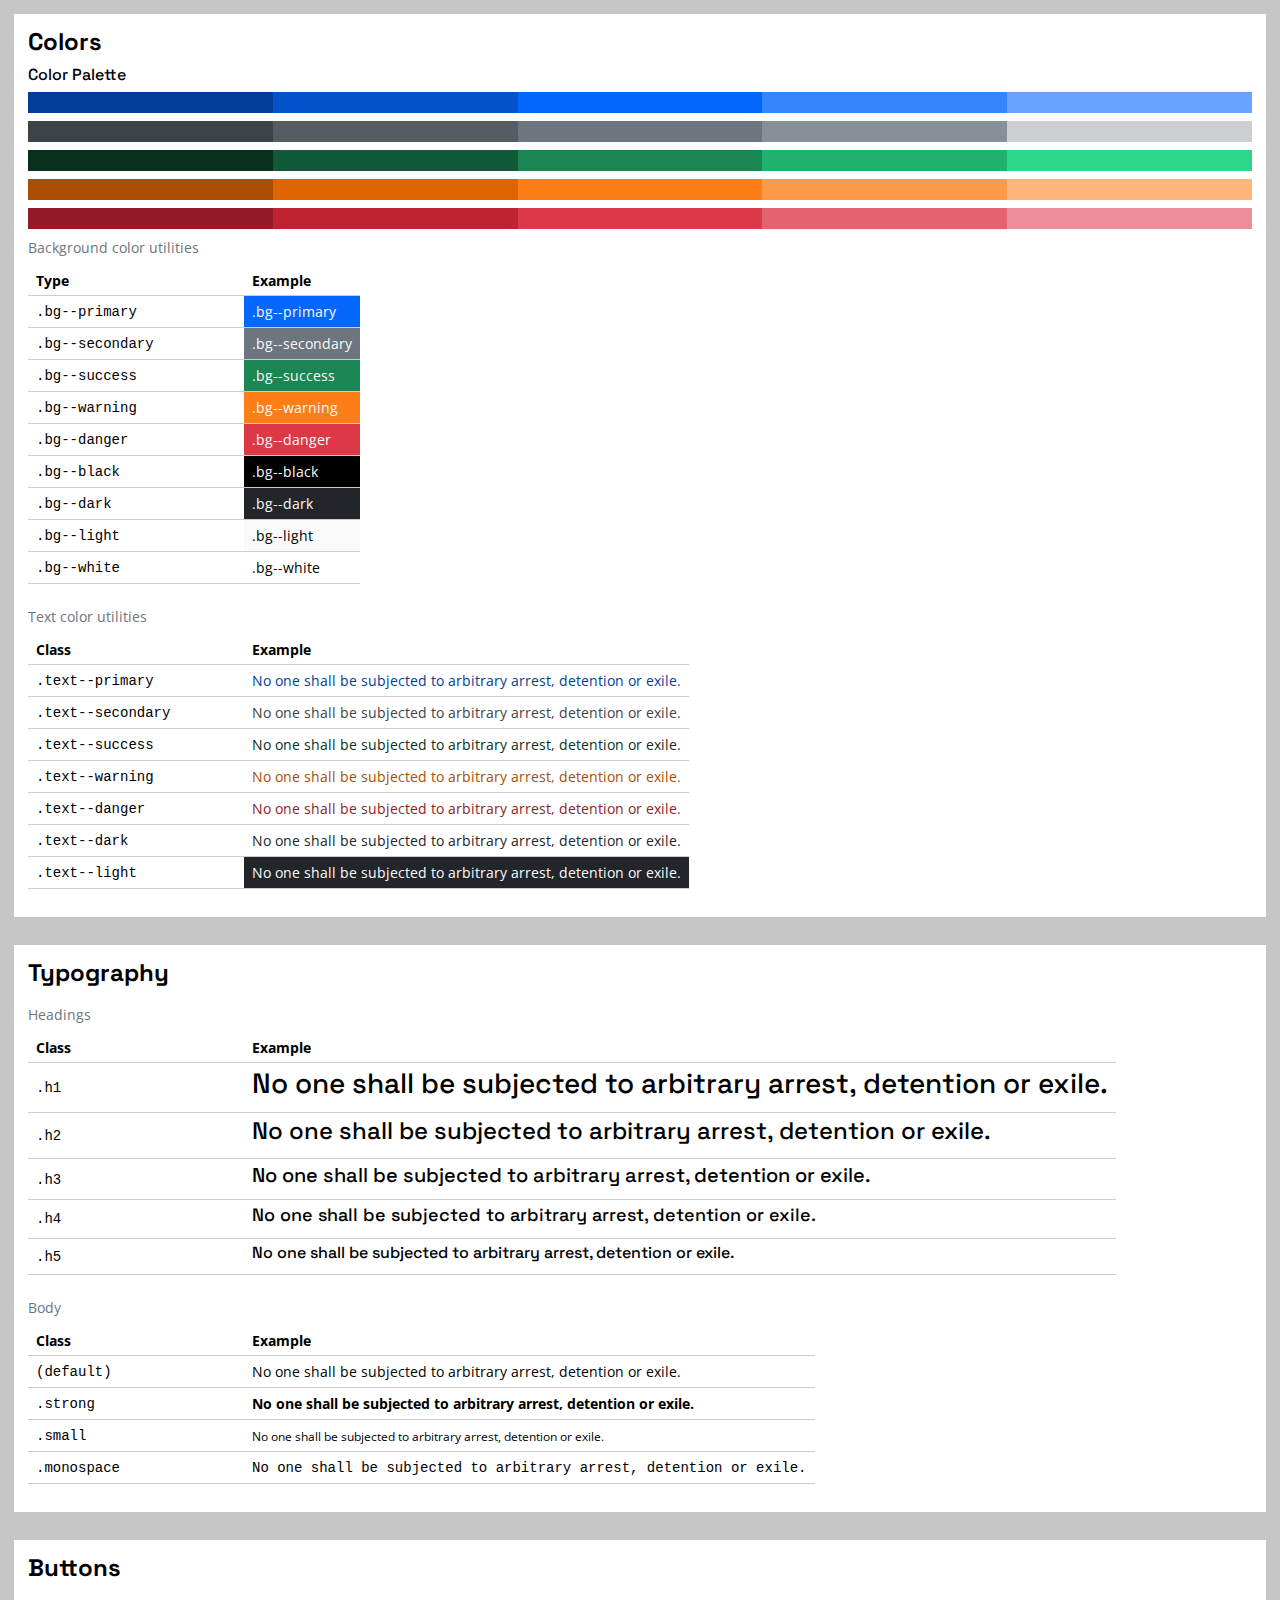
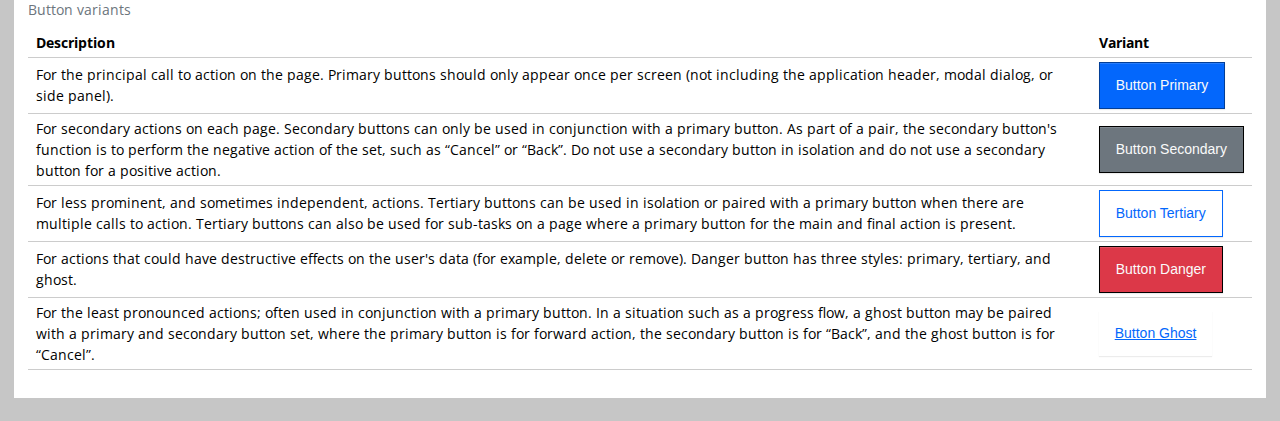
<file: index.html>
<!doctype html>
<html lang="en">
<head>
<meta charset="utf-8">
<meta name="viewport" content="width=device-width, initial-scale=1">
<link rel="stylesheet" href="css/styles.css">
<title>Design System</title>
<style>

caption {
caption-side: top;
}
th, td {
padding:4px 8px;
}
.wrapper {
background-color:#c6c6c6;
padding:1em;
}
.style-section {
margin-bottom:2em;
padding:1em;
background-color:#fff;
}


</style>
</head>
<body>
<div class="wrapper">
<section class="style-section">
<h2 class="heading">Colors</h2>
<h5 class="sub-heading">Color Palette</h5>
<div class="color-palette flex-column">     
<section class="color-group color-primary">
<div class="primary--darkest"></div>
<div class="primary--darker"></div>
<div class="primary"></div>
<div class="primary--lighter"></div>
<div class="primary--lightest"></div>
</section>
<section class="color-group color-secondary">
<div class="secondary--darkest"></div>
<div class="secondary--darker"></div>
<div class="secondary"></div>
<div class="secondary--lighter"></div>
<div class="secondary--lightest"></div>
</section>
<section class="color-group color-success">
<div class="success--darkest"></div>
<div class="success--darker"></div>
<div class="success"></div>
<div class="success--lighter"></div>
<div class="success--lightest"></div>
</section>
<section class="color-group color-warning">
<div class="warning--darkest"></div>
<div class="warning--darker"></div>
<div class="warning"></div>
<div class="warning--lighter"></div>
<div class="warning--lightest"></div>
</section>    
<section class="color-group color-danger">
<div class="danger--darkest"></div>
<div class="danger--darker"></div>
<div class="danger"></div>
<div class="danger--lighter"></div>
<div class="danger--lightest"></div>
</section>
</div>
<table class="table">
<caption class="sub-heading">Background color utilities</caption>
<thead><tr><th style="min-width:200px;">Type</th><th>Example</th></tr></thead>
<tbody>
<tr><td><code>.bg--primary</code></td><td class="text--light bg--primary">.bg--primary</td></tr>
<tr><td><code>.bg--secondary</code></td><td class="text--light bg--secondary">.bg--secondary</td></tr>
<tr><td><code>.bg--success</code></td><td class="text--light bg--success">.bg--success</td></tr>
<tr><td><code>.bg--warning</code></td><td class="text--light bg--warning">.bg--warning</td></tr>
<tr><td><code>.bg--danger</code></td><td class="text--light bg--danger">.bg--danger</td></tr>
<tr><td><code>.bg--black</code></td><td class="text--light bg--black">.bg--black</td></tr>
<tr><td><code>.bg--dark</code></td><td class="text--light bg--dark">.bg--dark</td></tr>
<tr><td><code>.bg--light</code></td><td class="bg--light">.bg--light</td></tr>
<tr><td><code>.bg--white</code></td><td class="bg--white">.bg--white</td></tr> 
</tbody>
</table>
<table class="table">
<caption class="sub-heading">Text color utilities</caption>
<thead><tr><th style="min-width:200px;">Class</th><th>Example</th></tr></thead>
<tbody>
<tr><td><code>.text--primary</code></td><td>  <span class="text--primary">No one shall be subjected to arbitrary arrest, detention or exile.</span></td></tr>
<tr><td><code>.text--secondary</code></td><td>  <span class="text--secondary">No one shall be subjected to arbitrary arrest, detention or exile.</span></td></tr>
<tr><td><code>.text--success</code></td><td> <span class="text--success">No one shall be subjected to arbitrary arrest, detention or exile.</span></td></tr>
<tr><td><code>.text--warning</code></td><td><span class="text--warning">No one shall be subjected to arbitrary arrest, detention or exile.</span></td></tr>
<tr><td><code>.text--danger</code></td><td>   <span class="text--danger">No one shall be subjected to arbitrary arrest, detention or exile.</span></td></tr>
<tr><td><code>.text--dark</code></td><td>  <span class="text--dark">No one shall be subjected to arbitrary arrest, detention or exile.</span></td></tr>
<tr><td><code>.text--light</code></td><td class="bg--dark"> <span class="text--light">No one shall be subjected to arbitrary arrest, detention or exile.</span></td></tr>
</tbody>
</table>
</section>
<section class="style-section">
<h2 class="heading">Typography</h2>
<table class="table">
<caption class="sub-heading">Headings</caption>
<thead><tr><th style="min-width:200px;">Class</th><th>Example</th></tr></thead>
<tbody>
<tr><td><code>.h1</code></td><td><h1>No one shall be subjected to arbitrary arrest, detention or exile.</h1></td></tr>
<tr><td><code>.h2</code></td><td><h2>No one shall be subjected to arbitrary arrest, detention or exile.</h2></td></tr>
<tr><td><code>.h3</code></td><td><h3>No one shall be subjected to arbitrary arrest, detention or exile.</h3></td></tr>
<tr><td><code>.h4</code></td><td><h4>No one shall be subjected to arbitrary arrest, detention or exile.</h4></td></tr>
<tr><td><code>.h5</code></td><td><h5>No one shall be subjected to arbitrary arrest, detention or exile.</h5></td></tr>
</tbody>
</table>
<table class="table">
<caption class="sub-heading">Body</caption>
<thead><tr><th style="min-width:200px;">Class</th><th>Example</th></tr></thead>
<tbody>
<tr><td><code>(default)</td></td><td><span>No one shall be subjected to arbitrary arrest, detention or exile.</span></td>
<tr><td><code>.strong</code></td><td><strong>No one shall be subjected to arbitrary arrest, detention or exile.</strong></td></tr>
<tr><td><code>.small</code></td><td><small>No one shall be subjected to arbitrary arrest, detention or exile.</small></td></tr>
<tr><td><code>.monospace</code></td><td><span class="monospace">No one shall be subjected to arbitrary arrest, detention or exile.</span></td></tr>
</tbody>
</table>
</section>
<section class="style-section">
<h2 class="heading">Buttons</h2>
<table class="table">
<caption class="sub-heading">Button variants</caption>
<thead>
<tr>
<th>Description</th>
<th>Variant</th>
</tr></thead>
<tbody>
<tr>
<td>For the principal call to action on the page. Primary buttons should only appear once per screen (not including the application header, modal dialog, or side panel).</td>
<td><button type="button" class="btn btn-primary">Button Primary</button></td>
</tr>
<tr>
<td>For secondary actions on each page. Secondary buttons can only be used in conjunction with a primary button. As part of a pair, the secondary button's function is to perform the negative action of the set, such as “Cancel” or “Back”. Do not use a secondary button in isolation and do not use a secondary button for a positive action.</td>
<td><button type="button" class="btn btn-secondary">Button Secondary</button></td>
</tr>
<tr>
<td>For less prominent, and sometimes independent, actions. Tertiary buttons can be used in isolation or paired with a primary button when there are multiple calls to action. Tertiary buttons can also be used for sub-tasks on a page where a primary button for the main and final action is present.</td>
<td><button type="button" class="btn btn-tertiary">Button Tertiary</button></td>
</tr>
<tr>
<td>For actions that could have destructive effects on the user's data (for example, delete or remove). Danger button has three styles: primary, tertiary, and ghost.</td>
<td><button type="button" class="btn btn-danger">Button Danger</button></td>
</tr>
<tr>
<td>For the least pronounced actions; often used in conjunction with a primary button. In a situation such as a progress flow, a ghost button may be paired with a primary and secondary button set, where the primary button is for forward action, the secondary button is for “Back”, and the ghost button is for “Cancel”.</td>
<td><button type="button" class="btn btn-ghost">Button Ghost</button></td>
</tr>
</tbody>
</table>
</section>
</div>
</body>
</html>
</file>
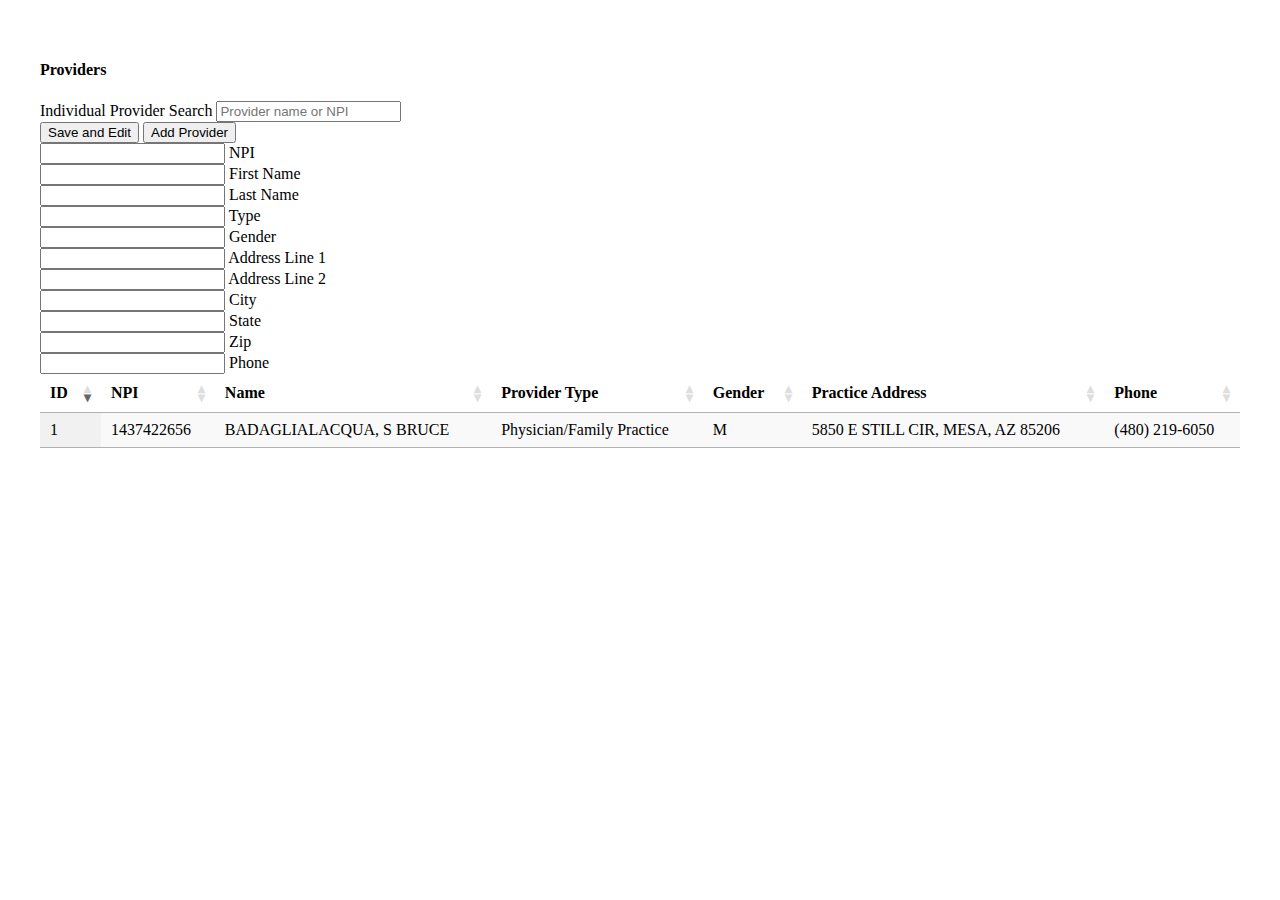
<file: provider-indv.html>
<!doctype html>
<html lang="en">

  <head>
    <meta charset="utf-8">
    <meta name="viewport"
      content="width=device-width, initial-scale=1">
    <title>Bootstrap demo</title>
    <link href="https://cdn.jsdelivr.net/npm/bootstrap@5.2.2/dist/css/bootstrap.min.css"
      rel="stylesheet"
      integrity="sha384-Zenh87qX5JnK2Jl0vWa8Ck2rdkQ2Bzep5IDxbcnCeuOxjzrPF/et3URy9Bv1WTRi"
      crossorigin="anonymous">
    <link href='https://clinicaltables.nlm.nih.gov/autocomplete-lhc-versions/17.0.2/autocomplete-lhc.min.css'
      rel="stylesheet">
    <link href="css/1.12.1/jquery.dataTables.min.css"
      rel="stylesheet">
      <link href="css/idvProvider.css" rel="stylesheet">
  </head>

  <body>
    <main class="page-wrapper">
      <h4>Providers</h4>
      <div class="d-flex mb-3 search-wrapper"
        id="providerIdvSearchWrapper">
        <div class="form-group flex-fill me-3">
          <label for="npi_idv"
            class="visually-hidden">Individual Provider Search</label>
          <input type="text"
            id="npi_idv"
            class="form-control"
            placeholder="Provider name or NPI"
            maxlength="1000">
        </div>
        <div>
          <button type="button"
            class="btn btn-primary"
            id="btnAddValuesToIdvProviderForm">Save and Edit</button>
          <button type="submit"
            class="btn btn-success"
            id="btnSubmitIdvProviderForm">Add Provider</button>
        </div>
      </div>

      <section class="form-wrapper"
        id="providerIdvFormWrapper">
        <form id="providerIdvForm"
          metnod="submit">
          <div class="form-floating">
            <input type="text"
              id="provNpi"
              class="form-control">
            <label for="provNpi">NPI</label>
          </div>
          <div class="form-floating">
            <input type="text"
              id="provFirstName"
              class="form-control">
            <label for="provFirstName">First Name</label>
          </div>
          <div class="form-floating">
            <input type="text"
              id="provLastName"
              class="form-control">
            <label for="provLastName">Last Name</label>
          </div>
          <div class="form-floating">
            <input type="text"
              id="provType"
              class="form-control">
            <label for="provType">Type</label>
          </div>

          <div class="form-floating">
            <input type="text"
              id="provGender"
              class="form-control">
            <label for="provGender">Gender</label>
          </div>
          <div class="form-floating">
            <input type="text"
              id="provAddrOne"
              class="form-control">
            <label for="provAddrOne">Address Line 1</label>
          </div>
          <div class="form-floating">
            <input type="text"
              id="provAddrTwo"
              class="form-control">
            <label for="provAddrTwo">Address Line 2</label>
          </div>
          <div class="form-floating">
            <input type="text"
              id="provCity"
              class="form-control">
            <label for="provCity">City</label>
          </div>
          <div class="form-floating">
            <input type="text"
              id="provState"
              class="form-control">
            <label for="provState">State</label>
          </div>
          <div class="form-floating">
            <input type="text"
              id="provZip"
              class="form-control">
            <label for="provZip">Zip</label>
          </div>
          <div class="form-floating">
            <input type="text"
              id="provPhone"
              class="form-control">
            <label for="provPhone">Phone</label>
          </div>
        </form>
      </section>

      <section class="table-wrapper"
        id="providerIdvTableWrapper">
        <table id="example"
          class="display"
          style="width:100%">
          <thead>
            <tr>
              <th>ID</th>
              <th>NPI</th>
              <th>Name</th>
              <th>Provider Type</th>
              <th>Gender</th>
              <th>Practice Address</th>
              <th>Practice Phone</th>
            </tr>
          </thead>
        </table>
      </section>
      </div>

    </main>
    <script>
    </script>

    <script src='https://ajax.googleapis.com/ajax/libs/jquery/3.6.0/jquery.min.js'></script>
    <script src='https://clinicaltables.nlm.nih.gov/autocomplete-lhc-versions/17.0.2/autocomplete-lhc.min.js'></script>
    <script src="https://cdn.jsdelivr.net/npm/bootstrap@5.2.2/dist/js/bootstrap.bundle.min.js"
      integrity="sha384-OERcA2EqjJCMA+/3y+gxIOqMEjwtxJY7qPCqsdltbNJuaOe923+mo//f6V8Qbsw3"
      crossorigin="anonymous"></script>
    <script src="js/1.12.1/jquery.dataTables.min.js"></script>
    <script src="js/idvProviderTable.js"></script>
    <script src="js/idvProvider.js"></script>
  </body>

</html>
</file>
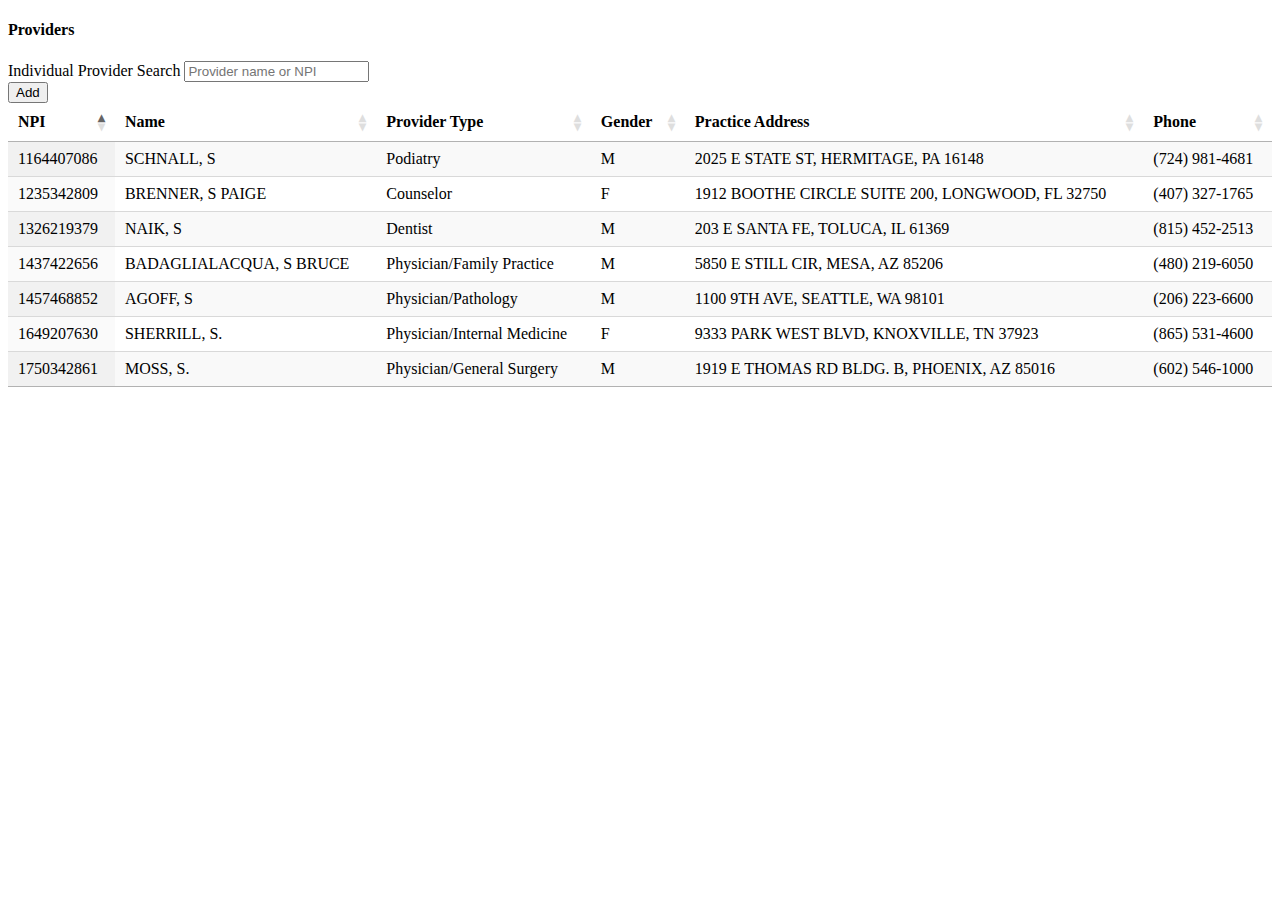
<file: provider-orgs.html>
<!doctype html>
<html lang="en">
  <head>
    <meta charset="utf-8">
    <meta name="viewport" content="width=device-width, initial-scale=1">
    <title>Bootstrap demo</title>
    <link href="https://cdn.jsdelivr.net/npm/bootstrap@5.2.2/dist/css/bootstrap.min.css" rel="stylesheet" integrity="sha384-Zenh87qX5JnK2Jl0vWa8Ck2rdkQ2Bzep5IDxbcnCeuOxjzrPF/et3URy9Bv1WTRi" crossorigin="anonymous">
    <link href='https://clinicaltables.nlm.nih.gov/autocomplete-lhc-versions/17.0.2/autocomplete-lhc.min.css' rel="stylesheet">
    <link href="css/1.12.1/jquery.dataTables.min.css" rel="stylesheet">
  </head>
  <body>
    <div class="container">

    <div id="idvWrapper" class="d-flex gap-5 align-items-center my-3">
      <h4>Providers</h1>
      <div class="flex-grow-1">
        <label for="npi_idv" class="visually-hidden">Individual Provider Search</label>
        <input type="text" id="npi_idv" class="form-control" placeholder="Provider name or NPI">
      </div>
      <div>
        <button type="button" class="btn btn-primary" id="btnSaveIdvProvider">Add</button>
      </div>

    </div>

<section id="providerDataInputControls">

  <input type="hidden" id="getNpi" class="form-control">
  <input type="hidden" id="getProviderName" class="form-control">
  <input type="hidden" id="getProviderType" class="form-control">
  <input type="hidden" id="getGender" class="form-control">
  <input type="hidden" id="getAddress" class="form-control">
  <input type="hidden" id="getPhone" class="form-control">
</section>      
      <div class="table-wrapper">
        <table id="example" class="display" style="width:100%">
          <thead>
              <tr>
                  <th>NPI</th>
                  <th>Name</th>
                  <th>Provider Type</th>
                  <th>Gender</th>
                  <th>Practice Address</th>
                  <th>Practice Phone</th>
              </tr>
          </thead>
      </table>
      </div>
    
    <script src='https://ajax.googleapis.com/ajax/libs/jquery/3.6.0/jquery.min.js'></script>
    <script src='https://clinicaltables.nlm.nih.gov/autocomplete-lhc-versions/17.0.2/autocomplete-lhc.min.js'></script>
    <script src="https://cdn.jsdelivr.net/npm/bootstrap@5.2.2/dist/js/bootstrap.bundle.min.js" integrity="sha384-OERcA2EqjJCMA+/3y+gxIOqMEjwtxJY7qPCqsdltbNJuaOe923+mo//f6V8Qbsw3" crossorigin="anonymous"></script>
<script>
const idvProviderData = [
    [
        "1164407086",
        "SCHNALL, S",
        "Podiatry",
        "M",
        "2025 E STATE ST, HERMITAGE, PA 16148",
        "(724) 981-4681"
    ],
    [
        "1649207630",
        "SHERRILL, S.",
        "Physician/Internal Medicine",
        "F",
        "9333 PARK WEST BLVD, KNOXVILLE, TN 37923",
        "(865) 531-4600"
    ],
    [
        "1326219379",
        "NAIK, S",
        "Dentist",
        "M",
        "203 E SANTA FE, TOLUCA, IL 61369",
        "(815) 452-2513"
    ],
    [
        "1750342861",
        "MOSS, S.",
        "Physician/General Surgery",
        "M",
        "1919 E THOMAS RD BLDG. B, PHOENIX, AZ 85016",
        "(602) 546-1000"
    ],
    [
        "1457468852",
        "AGOFF, S",
        "Physician/Pathology",
        "M",
        "1100 9TH AVE, SEATTLE, WA 98101",
        "(206) 223-6600"
    ],
    [
        "1235342809",
        "BRENNER, S PAIGE",
        "Counselor",
        "F",
        "1912 BOOTHE CIRCLE SUITE 200, LONGWOOD, FL 32750",
        "(407) 327-1765"
    ],
    [
        "1437422656",
        "BADAGLIALACQUA, S BRUCE",
        "Physician/Family Practice",
        "M",
        "5850 E STILL CIR, MESA, AZ 85206",
        "(480) 219-6050"
    ]
];

$(document).ready(function () {
    $('#example').DataTable({
        data: idvProviderData,
        dom: '<rt>',
        columns: [
            { title: 'NPI' },
            { title: 'Name' },
            { title: 'Provider Type' },
            { title: 'Gender' },
            { title: 'Practice Address' },
            { title: 'Phone' },
        ],
    });
  });
new Def.Autocompleter.Search(
  'npi_idv',
  'https://clinicaltables.nlm.nih.gov/api/npi_idv/v3/search?df=NPI,name.full,provider_type,gender,addr_practice.full,addr_practice.phone',
  { tableFormat: true,
    valueCols: [0, 1, 2, 3, 4, 5],
    colHeaders: ['NPI','Name','Provider Type', 'Gender', 'Practice Address', 'Phone']
  });



function getInputData() {
var inputNPI = $('#npi_idv').val().split(' - ');
var provIdvArray = new Array(inputNPI);
var provName = provIdvArray[0][1];
var provNPI = provIdvArray[0][0];
var provType = provIdvArray[0][2];
var provGender = provIdvArray[0][3];
var provAddress = provIdvArray[0][4];
var provPhone = provIdvArray[0][5];

$('#getProviderName').val(provName);
$('#getNpi').val(provNPI);
$('#getProviderType').val(provType);
$('#getAddress').val(provAddress);
$('#getPhone').val(provPhone);
console.log(provName);
console.log(provNPI);
console.log(provType);
console.log(provGender);
console.log(provAddress);
console.log(provPhone);
}
const btnSave = document.getElementById('btnSaveIdvProvider')
btnSave.addEventListener('click', getInputData, false);


</script>
<script src="https://code.jquery.com/jquery-3.6.1.min.js" integrity="sha256-o88AwQnZB+VDvE9tvIXrMQaPlFFSUTR+nldQm1LuPXQ=" crossorigin="anonymous"></script>
<script src="js/1.12.1/jquery.dataTables.min.js"></script>
</body>
</html>
</file>
<file: css/styles.css>
@import "colors.css"; 
@import "typography.css";
@import "layout.css";
@import "tables.css";
@import "buttons.css";

:root {   
--qt-border-width: 1px;
--qt-border-style: solid;
--qt-border-color: #dee2e6;
--qt-border-color-translucent: rgba(0, 0, 0, 0.175);
--qt-border-radius: 0.375rem;
--qt-border-radius-sm: 0.25rem;
--qt-border-radius-lg: 0.5rem;
--qt-border-radius-xl: 1rem;
--qt-border-radius-2xl: 2rem;
--qt-border-radius-pill: 50rem;
}
</file>
<file: css/idvProvider.css>
body {
    display:grid;
    gap:2;
    padding:2em;
}
</file>
